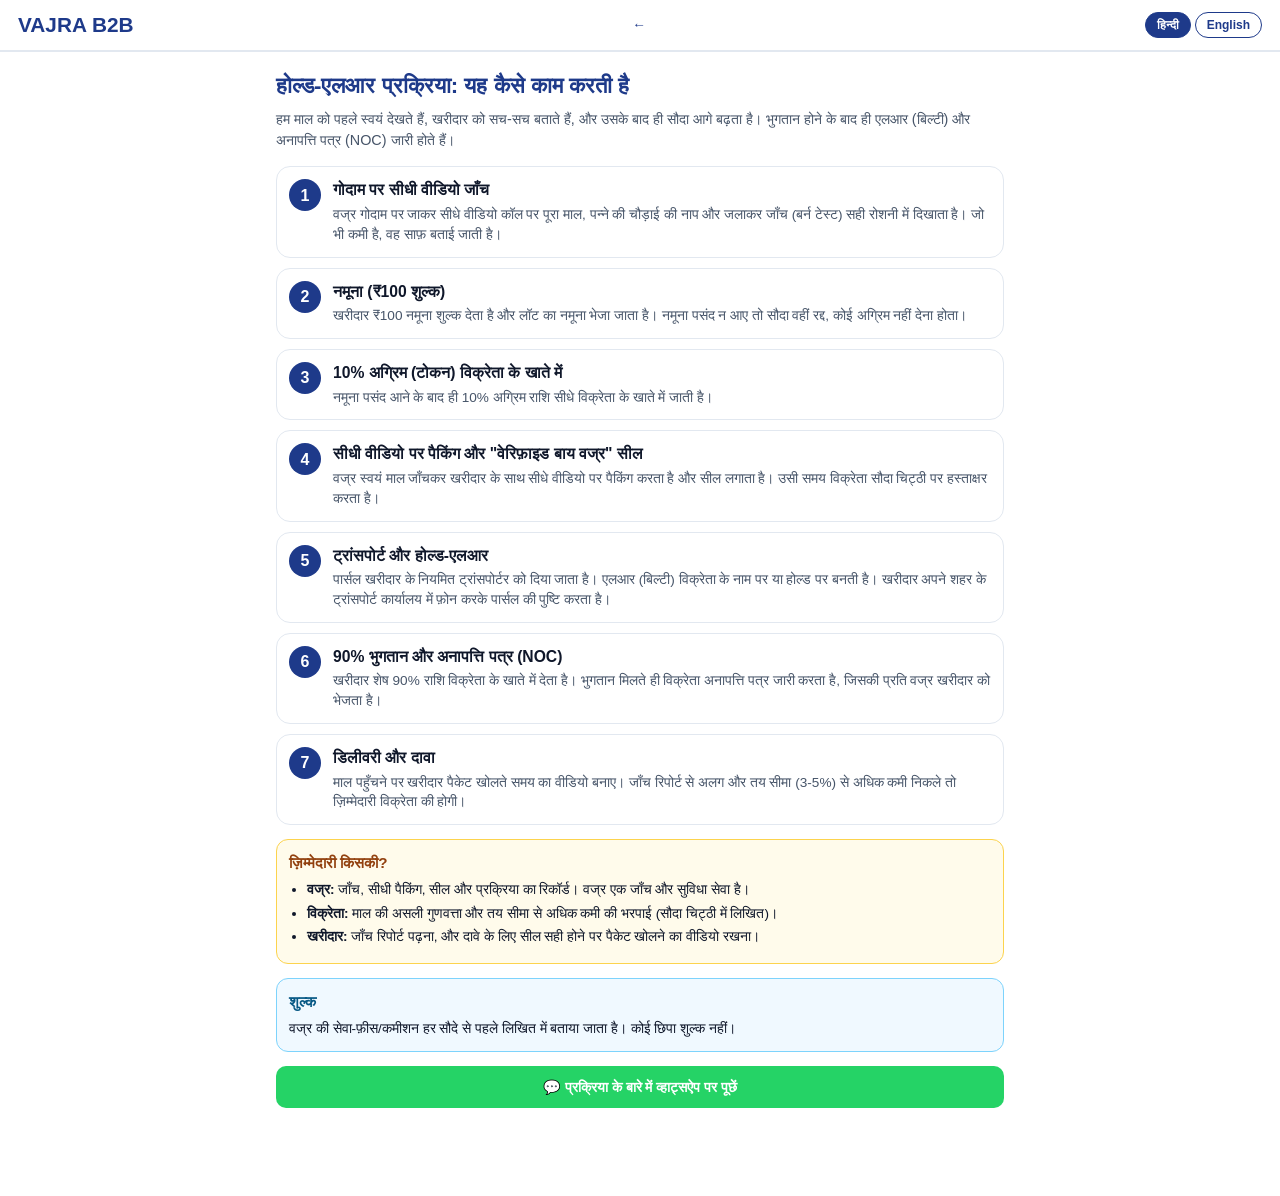
<file: how-it-works.html>
<!DOCTYPE html>
<html lang="hi">
<head>
<meta charset="UTF-8">
<meta name="viewport" content="width=device-width,initial-scale=1.0">
<title>Vajra B2B | प्रक्रिया / Process</title>
<meta name="description" content="वज्र बी2बी की प्रक्रिया: लाइव गोदाम जाँच, नमूना, अग्रिम, सील-बंद पैकिंग और होल्ड-एलआर। / Vajra B2B process: live godown check, sample, token, sealed packing and Hold-LR.">
<meta property="og:title" content="Vajra B2B | प्रक्रिया / Process">
<meta property="og:type" content="article">
<link rel="stylesheet" href="style.css">
<style>
.wrap{max-width:760px;margin:0 auto;padding:18px 16px}
.wrap h1{font-size:1.4rem;color:var(--navy);margin-bottom:6px}
.wrap p.lead{color:var(--sub);font-size:.9rem;margin-bottom:16px}
.step{display:flex;gap:12px;border:1.5px solid var(--bdr);border-radius:14px;padding:12px;margin-bottom:10px;background:#fff}
.num{background:var(--navy);color:#fff;font-weight:900;width:32px;height:32px;border-radius:50%;display:flex;align-items:center;justify-content:center;flex-shrink:0}
.step h3{font-size:.98rem;margin-bottom:3px}
.step p{font-size:.85rem;color:var(--sub)}
.note{background:#fffbeb;border:1.5px solid #fcd34d;border-radius:12px;padding:12px;margin:14px 0;font-size:.85rem}
.note h3{font-size:.95rem;margin-bottom:6px;color:#92400e}
.note li{margin:4px 0 4px 18px}
</style>
</head>
<body data-l="hi">
<header>
  <a class="brand" href="/" style="text-decoration:none"><div class="brand-title">VAJRA B2B</div></a>
  <a href="/" style="font-weight:800;color:var(--navy);text-decoration:none;font-size:.85rem">←</a>
</header>

<!-- ============ हिन्दी ============ -->
<div class="wrap hi">
  <h1>होल्ड-एलआर प्रक्रिया: यह कैसे काम करती है</h1>
  <p class="lead">हम माल को पहले स्वयं देखते हैं, खरीदार को सच-सच बताते हैं, और उसके बाद ही सौदा आगे बढ़ता है। भुगतान होने के बाद ही एलआर (बिल्टी) और अनापत्ति पत्र (NOC) जारी होते हैं।</p>

  <div class="step"><div class="num">1</div><div><h3>गोदाम पर सीधी वीडियो जाँच</h3><p>वज्र गोदाम पर जाकर सीधे वीडियो कॉल पर पूरा माल, पन्ने की चौड़ाई की नाप और जलाकर जाँच (बर्न टेस्ट) सही रोशनी में दिखाता है। जो भी कमी है, वह साफ़ बताई जाती है।</p></div></div>
  <div class="step"><div class="num">2</div><div><h3>नमूना (₹100 शुल्क)</h3><p>खरीदार ₹100 नमूना शुल्क देता है और लॉट का नमूना भेजा जाता है। नमूना पसंद न आए तो सौदा वहीं रद्द, कोई अग्रिम नहीं देना होता।</p></div></div>
  <div class="step"><div class="num">3</div><div><h3>10% अग्रिम (टोकन) विक्रेता के खाते में</h3><p>नमूना पसंद आने के बाद ही 10% अग्रिम राशि सीधे विक्रेता के खाते में जाती है।</p></div></div>
  <div class="step"><div class="num">4</div><div><h3>सीधी वीडियो पर पैकिंग और "वेरिफ़ाइड बाय वज्र" सील</h3><p>वज्र स्वयं माल जाँचकर खरीदार के साथ सीधे वीडियो पर पैकिंग करता है और सील लगाता है। उसी समय विक्रेता सौदा चिट्ठी पर हस्ताक्षर करता है।</p></div></div>
  <div class="step"><div class="num">5</div><div><h3>ट्रांसपोर्ट और होल्ड-एलआर</h3><p>पार्सल खरीदार के नियमित ट्रांसपोर्टर को दिया जाता है। एलआर (बिल्टी) विक्रेता के नाम पर या होल्ड पर बनती है। खरीदार अपने शहर के ट्रांसपोर्ट कार्यालय में फ़ोन करके पार्सल की पुष्टि करता है।</p></div></div>
  <div class="step"><div class="num">6</div><div><h3>90% भुगतान और अनापत्ति पत्र (NOC)</h3><p>खरीदार शेष 90% राशि विक्रेता के खाते में देता है। भुगतान मिलते ही विक्रेता अनापत्ति पत्र जारी करता है, जिसकी प्रति वज्र खरीदार को भेजता है।</p></div></div>
  <div class="step"><div class="num">7</div><div><h3>डिलीवरी और दावा</h3><p>माल पहुँचने पर खरीदार पैकेट खोलते समय का वीडियो बनाए। जाँच रिपोर्ट से अलग और तय सीमा (3-5%) से अधिक कमी निकले तो ज़िम्मेदारी विक्रेता की होगी।</p></div></div>

  <div class="note">
    <h3>ज़िम्मेदारी किसकी?</h3>
    <ul>
      <li><b>वज्र:</b> जाँच, सीधी पैकिंग, सील और प्रक्रिया का रिकॉर्ड। वज्र एक जाँच और सुविधा सेवा है।</li>
      <li><b>विक्रेता:</b> माल की असली गुणवत्ता और तय सीमा से अधिक कमी की भरपाई (सौदा चिट्ठी में लिखित)।</li>
      <li><b>खरीदार:</b> जाँच रिपोर्ट पढ़ना, और दावे के लिए सील सही होने पर पैकेट खोलने का वीडियो रखना।</li>
    </ul>
  </div>

  <div class="note" style="background:#f0f9ff;border-color:#7dd3fc">
    <h3 style="color:#075985">शुल्क</h3>
    <p>वज्र की सेवा-फ़ीस/कमीशन हर सौदे से पहले लिखित में बताया जाता है। कोई छिपा शुल्क नहीं।</p>
  </div>

  <a class="wa-btn" href="#" target="_blank" rel="noopener" data-wa-hi="नमस्ते वज्र बी2बी, मुझे आपकी जाँच प्रक्रिया समझनी है।" data-wa-en="Namaste Vajra B2B, I want to understand your verification process.">💬 प्रक्रिया के बारे में व्हाट्सऐप पर पूछें</a>
</div>

<!-- ============ English ============ -->
<div class="wrap en">
  <h1>Hold-LR Process: How It Works</h1>
  <p class="lead">We inspect the goods ourselves first, tell the buyer the truth, and only then does the deal move ahead. The LR (bilty) and NOC are released only after payment.</p>

  <div class="step"><div class="num">1</div><div><h3>Live godown verification</h3><p>Vajra visits the godown and shows the full lot, panna (width) measurement and burn test on a live video call in proper lighting. Any defects are clearly pointed out.</p></div></div>
  <div class="step"><div class="num">2</div><div><h3>Sample (₹100 fee)</h3><p>The buyer pays a ₹100 sample fee and a sample of the lot is dispatched. If the sample is not liked, the deal is cancelled right there and no token is paid.</p></div></div>
  <div class="step"><div class="num">3</div><div><h3>10% token to the seller's account</h3><p>Only after the sample is approved, a 10% token advance is paid directly to the seller's account.</p></div></div>
  <div class="step"><div class="num">4</div><div><h3>Live packing and "Verified by Vajra" seal</h3><p>Vajra inspects the goods and packs them with the buyer on a live video call, then applies the seal. The seller signs the sauda chithi (deal agreement) at the same time.</p></div></div>
  <div class="step"><div class="num">5</div><div><h3>Transporter and Hold-LR</h3><p>The parcel is handed to the buyer's regular transporter. The LR (bilty) is made in the seller's name or kept on hold. The buyer calls the transport office in their city to confirm the parcel.</p></div></div>
  <div class="step"><div class="num">6</div><div><h3>90% payment and NOC</h3><p>The buyer pays the remaining 90% to the seller's account. As soon as payment is received, the seller releases the NOC, and Vajra sends a copy to the buyer.</p></div></div>
  <div class="step"><div class="num">7</div><div><h3>Delivery and claim</h3><p>On arrival, the buyer should record an unboxing video. If issues beyond the verification report and above the agreed limit (3-5%) are found, the seller is responsible.</p></div></div>

  <div class="note">
    <h3>Who is responsible for what?</h3>
    <ul>
      <li><b>Vajra:</b> verification, live packing, seal and a record of the process. Vajra is an inspection and facilitation service.</li>
      <li><b>Seller:</b> the actual quality of the goods and compensation for issues above the agreed limit (written in the sauda chithi).</li>
      <li><b>Buyer:</b> reading the verification report, and keeping an unboxing video if the seal is intact when making a claim.</li>
    </ul>
  </div>

  <div class="note" style="background:#f0f9ff;border-color:#7dd3fc">
    <h3 style="color:#075985">Fees</h3>
    <p>Vajra's service fee/commission is shared in writing before every deal. No hidden charges.</p>
  </div>

  <a class="wa-btn" href="#" target="_blank" rel="noopener" data-wa-hi="नमस्ते वज्र बी2बी, मुझे आपकी जाँच प्रक्रिया समझनी है।" data-wa-en="Namaste Vajra B2B, I want to understand your verification process.">💬 Ask about the process on WhatsApp</a>
</div>

<script src="lang.js"></script>
</body>
</html>
</file>
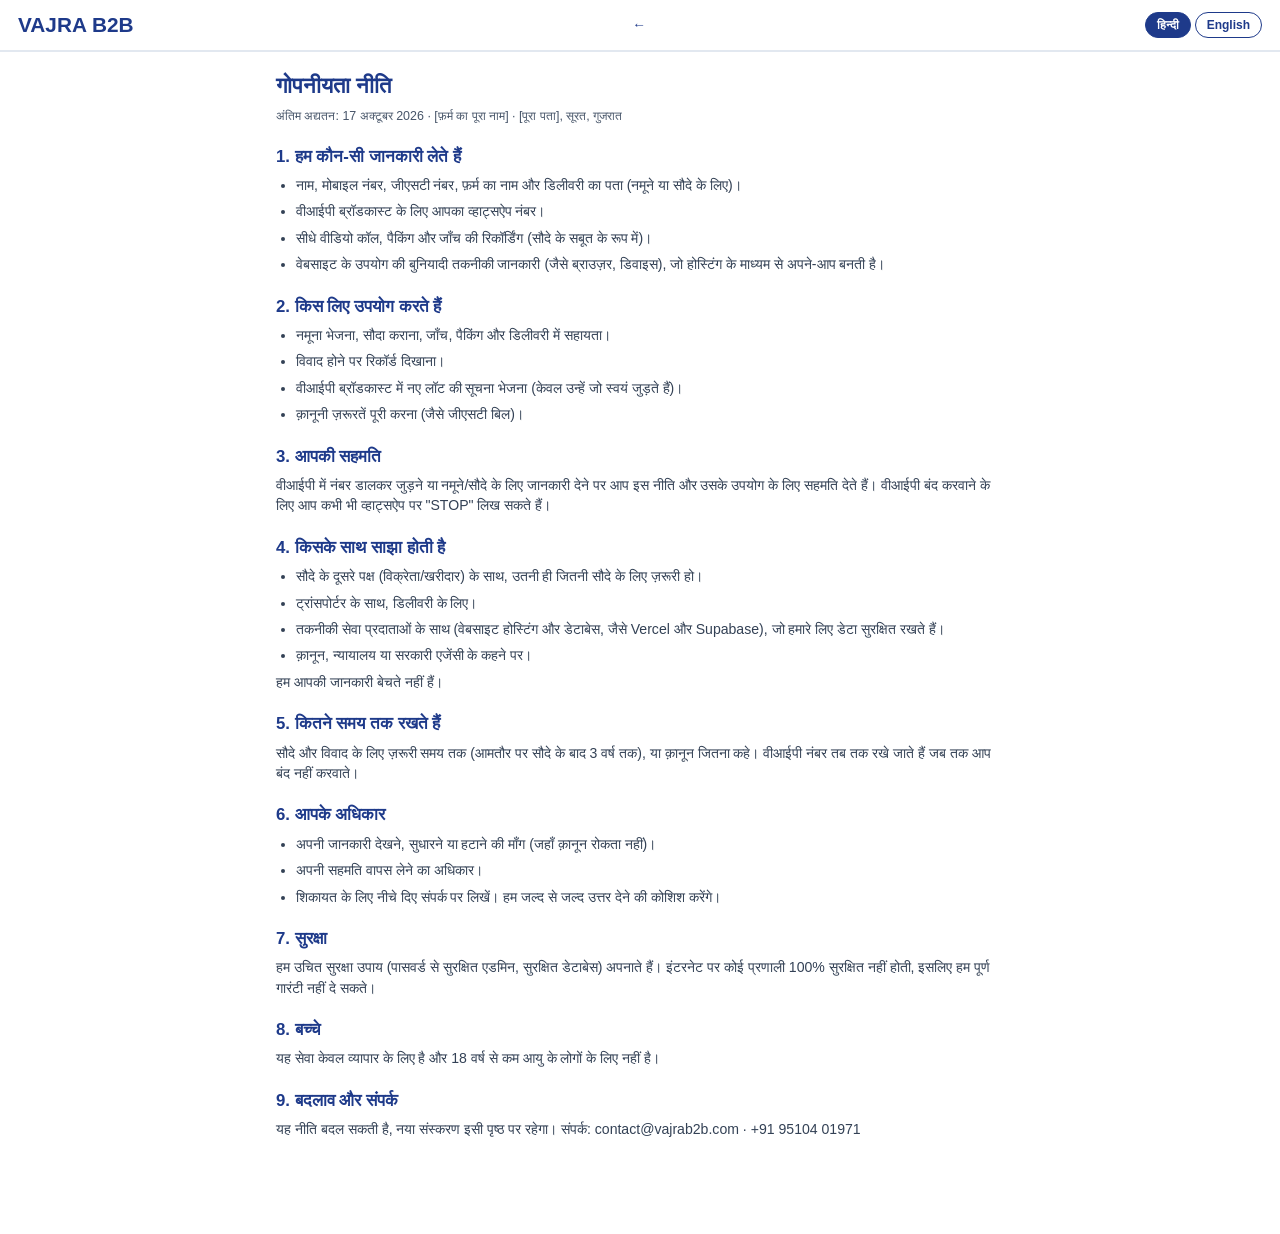
<file: privacy.html>
<!DOCTYPE html>
<html lang="hi">
<head>
<meta charset="UTF-8">
<meta name="viewport" content="width=device-width,initial-scale=1.0">
<title>Vajra B2B | गोपनीयता नीति / Privacy Policy</title>
<meta name="description" content="वज्र बी2बी आपकी जानकारी कैसे उपयोग और सुरक्षित करता है। / How Vajra B2B uses and protects your information.">
<link rel="stylesheet" href="style.css">
<style>
.wrap{max-width:760px;margin:0 auto;padding:18px 16px}
.wrap h1{font-size:1.4rem;color:var(--navy);margin-bottom:4px}
.wrap h2{font-size:1.05rem;color:var(--navy);margin:20px 0 6px}
.wrap p,.wrap li{font-size:.88rem;color:#334155;margin-bottom:6px}
.wrap ul{margin-left:20px}
.upd{font-size:.78rem;color:var(--sub);margin-bottom:14px}
</style>
</head>
<body data-l="hi">
<header>
  <a class="brand" href="/" style="text-decoration:none"><div class="brand-title">VAJRA B2B</div></a>
  <a href="/" style="font-weight:800;color:var(--navy);text-decoration:none;font-size:.85rem">←</a>
</header>

<!-- ============ हिन्दी ============ -->
<div class="wrap hi">
  <h1>गोपनीयता नीति</h1>
  <div class="upd">अंतिम अद्यतन: 17 अक्टूबर 2026 · [फ़र्म का पूरा नाम] · [पूरा पता], सूरत, गुजरात</div>

  <h2>1. हम कौन-सी जानकारी लेते हैं</h2>
  <ul>
    <li>नाम, मोबाइल नंबर, जीएसटी नंबर, फ़र्म का नाम और डिलीवरी का पता (नमूने या सौदे के लिए)।</li>
    <li>वीआईपी ब्रॉडकास्ट के लिए आपका व्हाट्सऐप नंबर।</li>
    <li>सीधे वीडियो कॉल, पैकिंग और जाँच की रिकॉर्डिंग (सौदे के सबूत के रूप में)।</li>
    <li>वेबसाइट के उपयोग की बुनियादी तकनीकी जानकारी (जैसे ब्राउज़र, डिवाइस), जो होस्टिंग के माध्यम से अपने-आप बनती है।</li>
  </ul>

  <h2>2. किस लिए उपयोग करते हैं</h2>
  <ul>
    <li>नमूना भेजना, सौदा कराना, जाँच, पैकिंग और डिलीवरी में सहायता।</li>
    <li>विवाद होने पर रिकॉर्ड दिखाना।</li>
    <li>वीआईपी ब्रॉडकास्ट में नए लॉट की सूचना भेजना (केवल उन्हें जो स्वयं जुड़ते हैं)।</li>
    <li>क़ानूनी ज़रूरतें पूरी करना (जैसे जीएसटी बिल)।</li>
  </ul>

  <h2>3. आपकी सहमति</h2>
  <p>वीआईपी में नंबर डालकर जुड़ने या नमूने/सौदे के लिए जानकारी देने पर आप इस नीति और उसके उपयोग के लिए सहमति देते हैं। वीआईपी बंद करवाने के लिए आप कभी भी व्हाट्सऐप पर "STOP" लिख सकते हैं।</p>

  <h2>4. किसके साथ साझा होती है</h2>
  <ul>
    <li>सौदे के दूसरे पक्ष (विक्रेता/खरीदार) के साथ, उतनी ही जितनी सौदे के लिए ज़रूरी हो।</li>
    <li>ट्रांसपोर्टर के साथ, डिलीवरी के लिए।</li>
    <li>तकनीकी सेवा प्रदाताओं के साथ (वेबसाइट होस्टिंग और डेटाबेस, जैसे Vercel और Supabase), जो हमारे लिए डेटा सुरक्षित रखते हैं।</li>
    <li>क़ानून, न्यायालय या सरकारी एजेंसी के कहने पर।</li>
  </ul>
  <p>हम आपकी जानकारी बेचते नहीं हैं।</p>

  <h2>5. कितने समय तक रखते हैं</h2>
  <p>सौदे और विवाद के लिए ज़रूरी समय तक (आमतौर पर सौदे के बाद 3 वर्ष तक), या क़ानून जितना कहे। वीआईपी नंबर तब तक रखे जाते हैं जब तक आप बंद नहीं करवाते।</p>

  <h2>6. आपके अधिकार</h2>
  <ul>
    <li>अपनी जानकारी देखने, सुधारने या हटाने की माँग (जहाँ क़ानून रोकता नहीं)।</li>
    <li>अपनी सहमति वापस लेने का अधिकार।</li>
    <li>शिकायत के लिए नीचे दिए संपर्क पर लिखें। हम जल्द से जल्द उत्तर देने की कोशिश करेंगे।</li>
  </ul>

  <h2>7. सुरक्षा</h2>
  <p>हम उचित सुरक्षा उपाय (पासवर्ड से सुरक्षित एडमिन, सुरक्षित डेटाबेस) अपनाते हैं। इंटरनेट पर कोई प्रणाली 100% सुरक्षित नहीं होती, इसलिए हम पूर्ण गारंटी नहीं दे सकते।</p>

  <h2>8. बच्चे</h2>
  <p>यह सेवा केवल व्यापार के लिए है और 18 वर्ष से कम आयु के लोगों के लिए नहीं है।</p>

  <h2>9. बदलाव और संपर्क</h2>
  <p>यह नीति बदल सकती है, नया संस्करण इसी पृष्ठ पर रहेगा। संपर्क: contact@vajrab2b.com · +91 95104 01971</p>
</div>

<!-- ============ English ============ -->
<div class="wrap en">
  <h1>Privacy Policy</h1>
  <div class="upd">Last updated: 17 October 2026 · [FIRM FULL NAME] · [FULL ADDRESS], Surat, Gujarat</div>

  <h2>1. What information we collect</h2>
  <ul>
    <li>Name, mobile number, GST number, firm name and delivery address (for samples or deals).</li>
    <li>Your WhatsApp number, for the VIP Broadcast.</li>
    <li>Recordings of live video calls, packing and verification (as evidence of the deal).</li>
    <li>Basic technical information about your use of the website (such as browser and device), which is created automatically through hosting.</li>
  </ul>

  <h2>2. How we use it</h2>
  <ul>
    <li>Sending samples, facilitating deals, verification, packing and delivery assistance.</li>
    <li>Producing records in case of a dispute.</li>
    <li>Sending updates about new lots in the VIP Broadcast (only to those who join themselves).</li>
    <li>Meeting legal requirements (such as GST invoices).</li>
  </ul>

  <h2>3. Your consent</h2>
  <p>By joining VIP with your number, or by giving information for a sample or deal, you consent to this policy and to its use. You can stop the VIP updates at any time by writing "STOP" on WhatsApp.</p>

  <h2>4. Who we share it with</h2>
  <ul>
    <li>The other party to the deal (seller/buyer), only as much as is needed for the deal.</li>
    <li>The transporter, for delivery.</li>
    <li>Technical service providers (website hosting and database, such as Vercel and Supabase), who store data for us.</li>
    <li>Law enforcement, courts or government agencies when required by law.</li>
  </ul>
  <p>We do not sell your information.</p>

  <h2>5. How long we keep it</h2>
  <p>For as long as needed for the deal and any dispute (usually up to 3 years after the deal), or as long as the law requires. VIP numbers are kept until you ask us to stop.</p>

  <h2>6. Your rights</h2>
  <ul>
    <li>You can ask to see, correct or delete your information (where the law does not prevent it).</li>
    <li>You have the right to withdraw your consent.</li>
    <li>For complaints, write to the contact below. We will try to reply as soon as possible.</li>
  </ul>

  <h2>7. Security</h2>
  <p>We use reasonable security measures (password-protected admin, secured database). No system on the internet is 100% secure, so we cannot give a complete guarantee.</p>

  <h2>8. Children</h2>
  <p>This service is only for business use and is not meant for people under 18 years of age.</p>

  <h2>9. Changes and contact</h2>
  <p>This policy may change; the new version will be on this page. Contact: contact@vajrab2b.com · +91 95104 01971</p>
</div>

<script src="lang.js"></script>
</body>
</html>
</file>
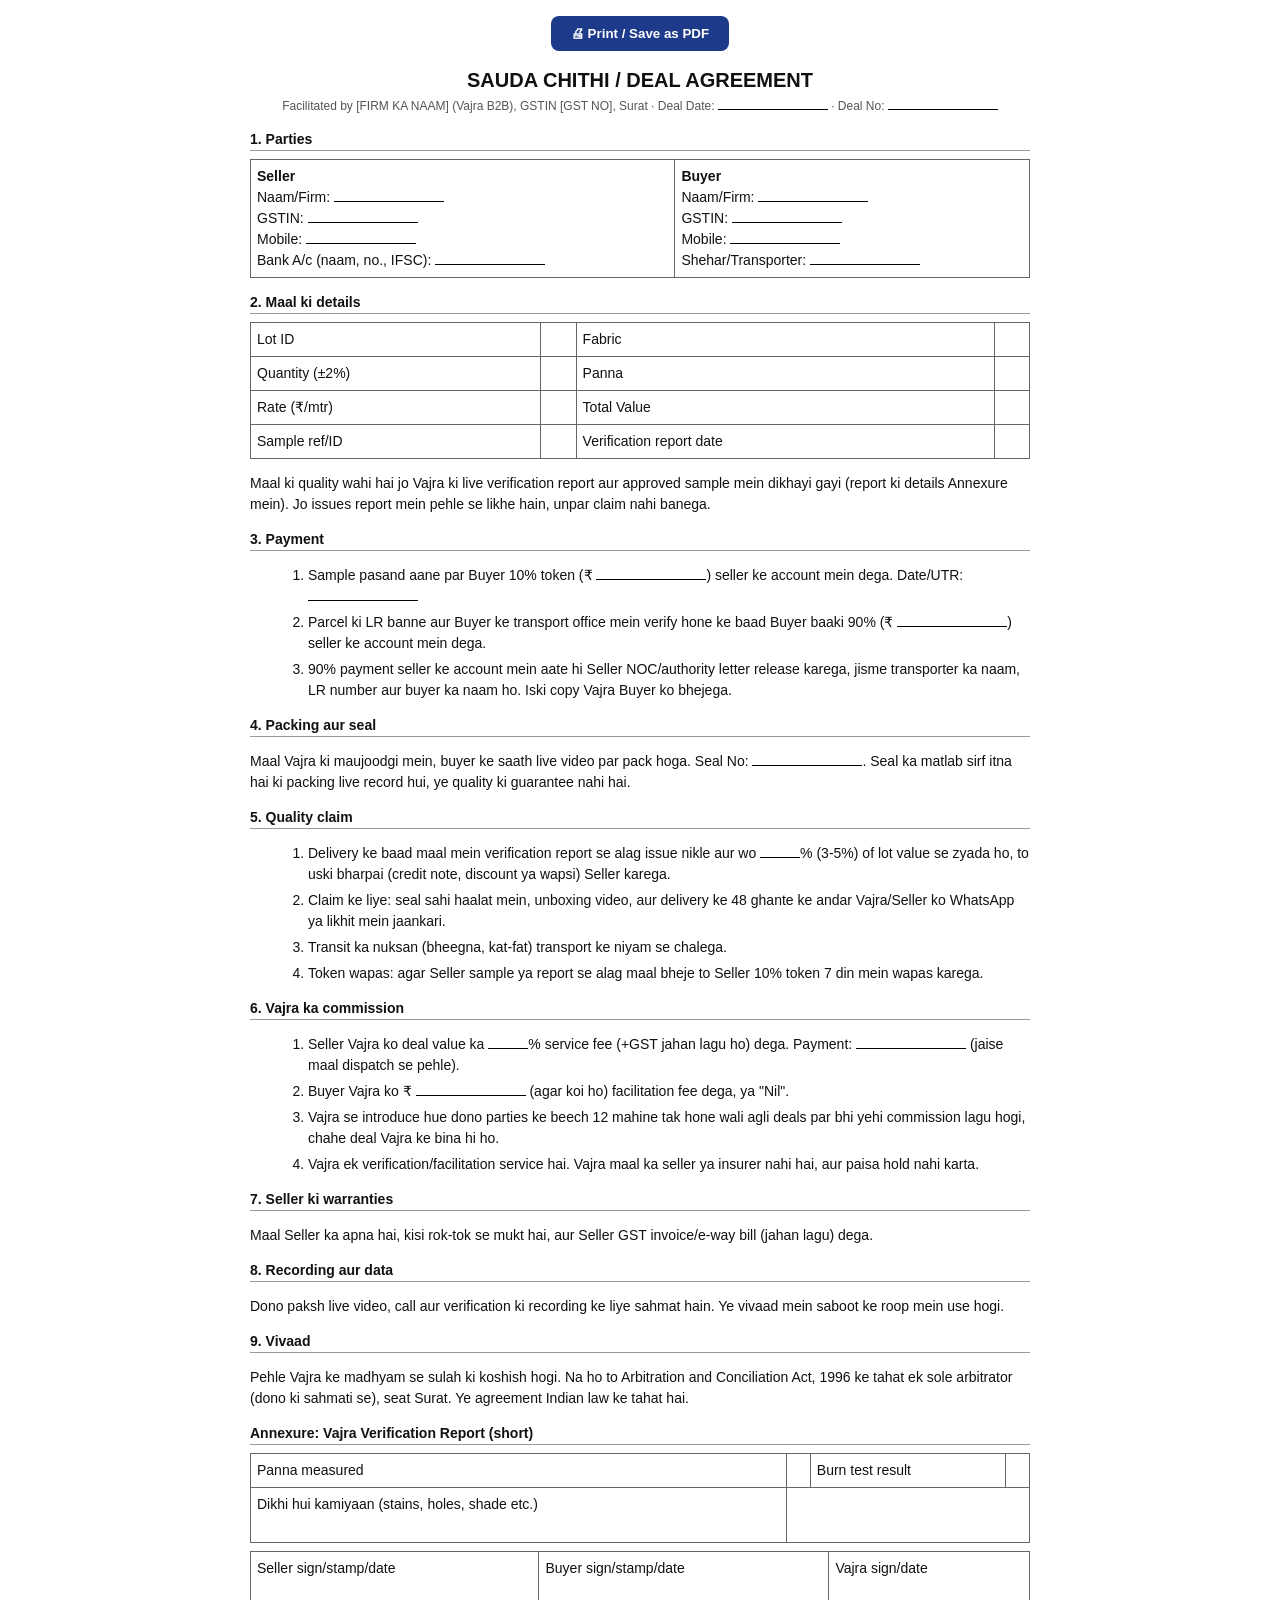
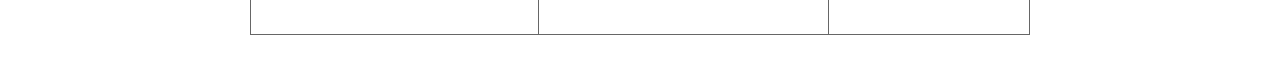
<file: sauda-chithi.html>
<!DOCTYPE html>
<html lang="en">
<head>
<meta charset="UTF-8">
<meta name="viewport" content="width=device-width,initial-scale=1.0">
<meta name="robots" content="noindex,nofollow">
<title>Sauda Chithi | Vajra B2B</title>
<style>
body{font-family:Arial,sans-serif;max-width:780px;margin:0 auto;padding:16px;color:#111;font-size:14px;line-height:1.5}
h1{text-align:center;font-size:20px;margin-bottom:2px}
.sub{text-align:center;font-size:12px;color:#555;margin-bottom:14px}
h2{font-size:14px;margin:14px 0 4px;border-bottom:1px solid #999}
.b{border-bottom:1px solid #000;display:inline-block;min-width:110px}
ol{margin-left:18px}
li{margin-bottom:5px}
table{width:100%;border-collapse:collapse;margin:8px 0}
td{border:1px solid #666;padding:6px;vertical-align:top}
.sig td{height:70px}
.pbtn{display:block;margin:0 auto 14px;padding:10px 20px;background:#1e3a8a;color:#fff;border:none;border-radius:8px;font-weight:700}
@media print{.pbtn{display:none}}
</style>
</head>
<body>
<button class="pbtn" onclick="window.print()">🖨 Print / Save as PDF</button>
<h1>SAUDA CHITHI / DEAL AGREEMENT</h1>
<div class="sub">Facilitated by [FIRM KA NAAM] (Vajra B2B), GSTIN [GST NO], Surat · Deal Date: <span class="b"></span> · Deal No: <span class="b"></span></div>

<h2>1. Parties</h2>
<table>
<tr><td><b>Seller</b><br>Naam/Firm: <span class="b"></span><br>GSTIN: <span class="b"></span><br>Mobile: <span class="b"></span><br>Bank A/c (naam, no., IFSC): <span class="b"></span></td>
<td><b>Buyer</b><br>Naam/Firm: <span class="b"></span><br>GSTIN: <span class="b"></span><br>Mobile: <span class="b"></span><br>Shehar/Transporter: <span class="b"></span></td></tr>
</table>

<h2>2. Maal ki details</h2>
<table>
<tr><td>Lot ID</td><td></td><td>Fabric</td><td></td></tr>
<tr><td>Quantity (±2%)</td><td></td><td>Panna</td><td></td></tr>
<tr><td>Rate (₹/mtr)</td><td></td><td>Total Value</td><td></td></tr>
<tr><td>Sample ref/ID</td><td></td><td>Verification report date</td><td></td></tr>
</table>
<p>Maal ki quality wahi hai jo Vajra ki live verification report aur approved sample mein dikhayi gayi (report ki details Annexure mein). Jo issues report mein pehle se likhe hain, unpar claim nahi banega.</p>

<h2>3. Payment</h2>
<ol>
<li>Sample pasand aane par Buyer 10% token (₹ <span class="b"></span>) seller ke account mein dega. Date/UTR: <span class="b"></span></li>
<li>Parcel ki LR banne aur Buyer ke transport office mein verify hone ke baad Buyer baaki 90% (₹ <span class="b"></span>) seller ke account mein dega.</li>
<li>90% payment seller ke account mein aate hi Seller NOC/authority letter release karega, jisme transporter ka naam, LR number aur buyer ka naam ho. Iski copy Vajra Buyer ko bhejega.</li>
</ol>

<h2>4. Packing aur seal</h2>
<p>Maal Vajra ki maujoodgi mein, buyer ke saath live video par pack hoga. Seal No: <span class="b"></span>. Seal ka matlab sirf itna hai ki packing live record hui, ye quality ki guarantee nahi hai.</p>

<h2>5. Quality claim</h2>
<ol>
<li>Delivery ke baad maal mein verification report se alag issue nikle aur wo <span class="b" style="min-width:40px"></span>% (3-5%) of lot value se zyada ho, to uski bharpai (credit note, discount ya wapsi) Seller karega.</li>
<li>Claim ke liye: seal sahi haalat mein, unboxing video, aur delivery ke 48 ghante ke andar Vajra/Seller ko WhatsApp ya likhit mein jaankari.</li>
<li>Transit ka nuksan (bheegna, kat-fat) transport ke niyam se chalega.</li>
<li>Token wapas: agar Seller sample ya report se alag maal bheje to Seller 10% token 7 din mein wapas karega.</li>
</ol>

<h2>6. Vajra ka commission</h2>
<ol>
<li>Seller Vajra ko deal value ka <span class="b" style="min-width:40px"></span>% service fee (+GST jahan lagu ho) dega. Payment: <span class="b"></span> (jaise maal dispatch se pehle).</li>
<li>Buyer Vajra ko ₹ <span class="b"></span> (agar koi ho) facilitation fee dega, ya "Nil".</li>
<li>Vajra se introduce hue dono parties ke beech 12 mahine tak hone wali agli deals par bhi yehi commission lagu hogi, chahe deal Vajra ke bina hi ho.</li>
<li>Vajra ek verification/facilitation service hai. Vajra maal ka seller ya insurer nahi hai, aur paisa hold nahi karta.</li>
</ol>

<h2>7. Seller ki warranties</h2>
<p>Maal Seller ka apna hai, kisi rok-tok se mukt hai, aur Seller GST invoice/e-way bill (jahan lagu) dega.</p>

<h2>8. Recording aur data</h2>
<p>Dono paksh live video, call aur verification ki recording ke liye sahmat hain. Ye vivaad mein saboot ke roop mein use hogi.</p>

<h2>9. Vivaad</h2>
<p>Pehle Vajra ke madhyam se sulah ki koshish hogi. Na ho to Arbitration and Conciliation Act, 1996 ke tahat ek sole arbitrator (dono ki sahmati se), seat Surat. Ye agreement Indian law ke tahat hai.</p>

<h2>Annexure: Vajra Verification Report (short)</h2>
<table>
<tr><td>Panna measured</td><td></td><td>Burn test result</td><td></td></tr>
<tr><td>Dikhi hui kamiyaan (stains, holes, shade etc.)</td><td colspan="3"><br><br></td></tr>
</table>

<table class="sig">
<tr><td>Seller sign/stamp/date</td><td>Buyer sign/stamp/date</td><td>Vajra sign/date</td></tr>
</table>
</body>
</html>
</file>
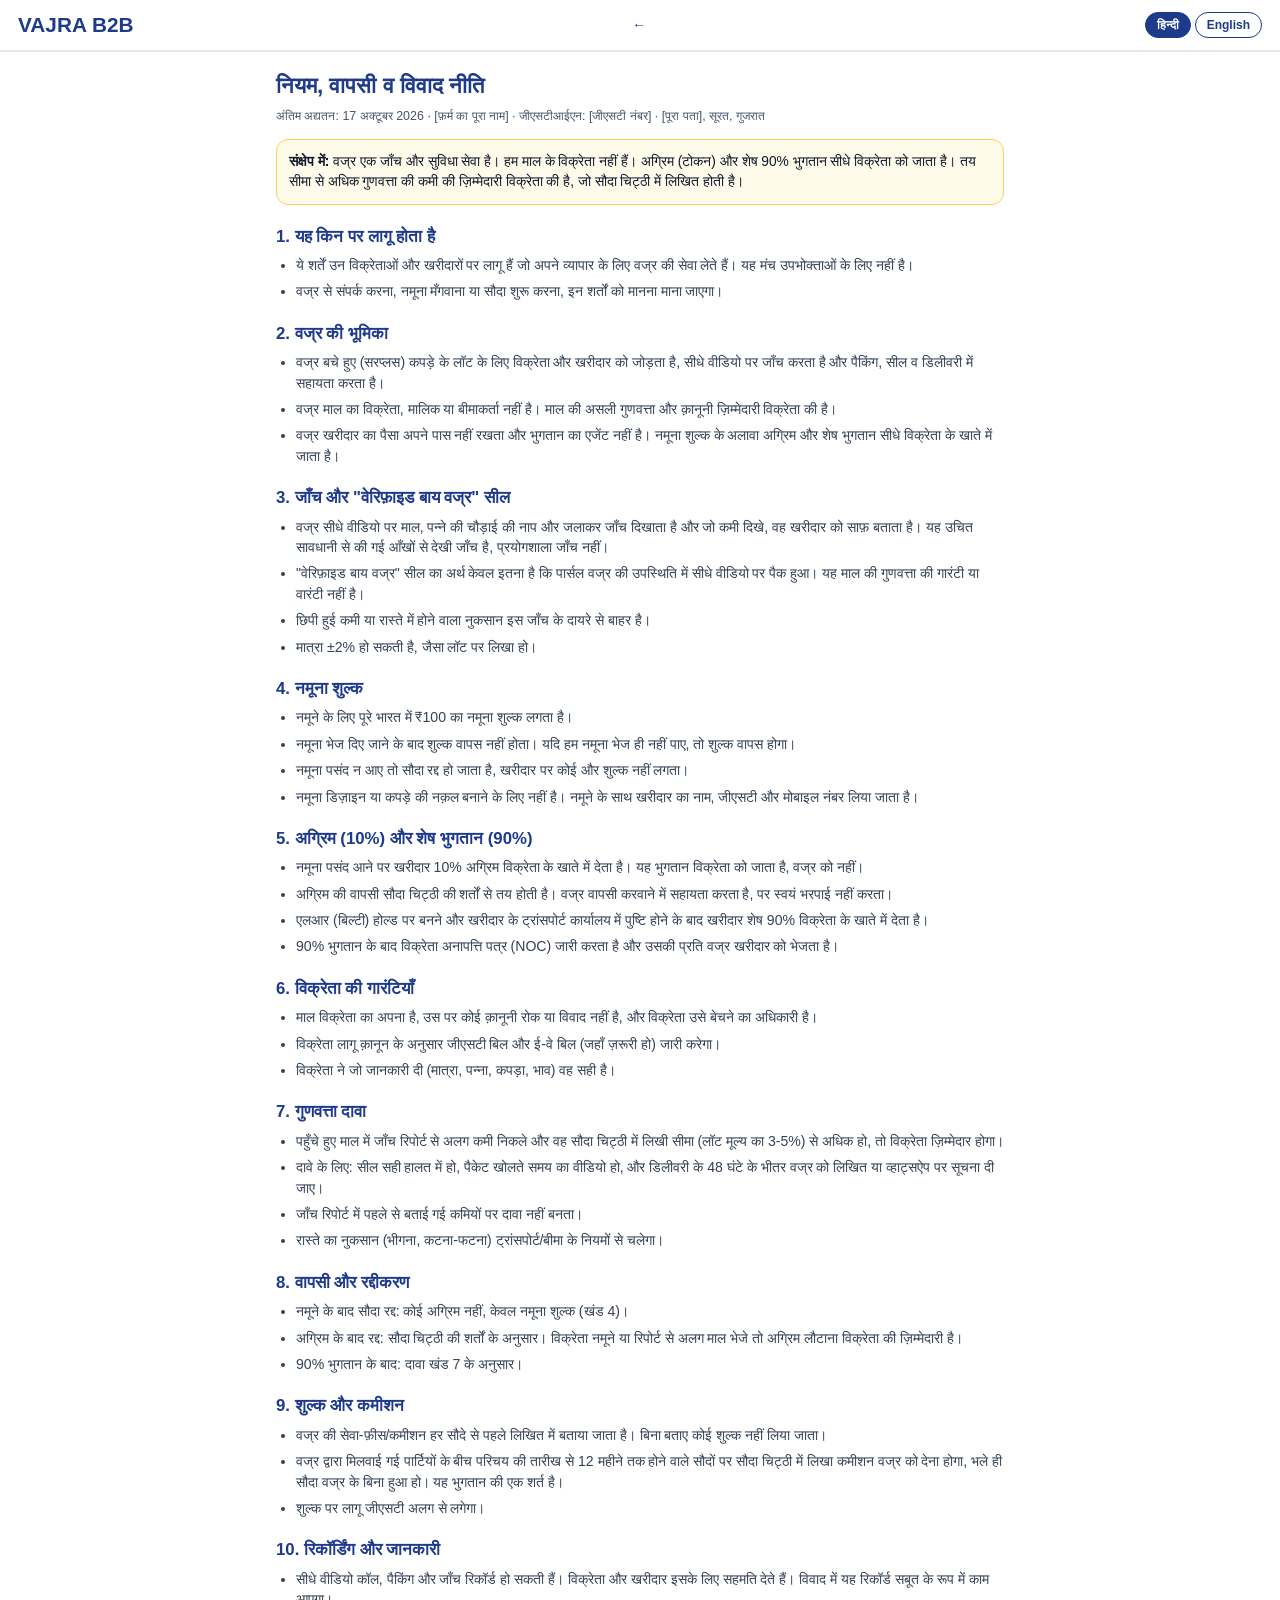
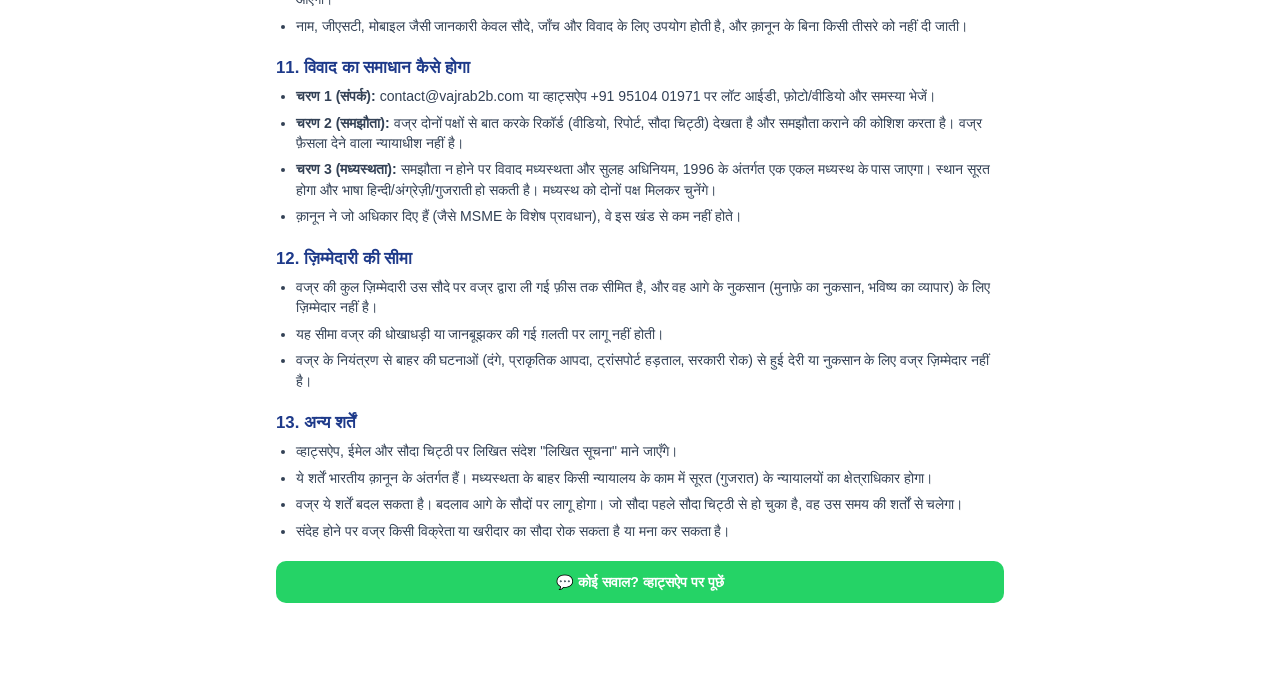
<file: terms.html>
<!DOCTYPE html>
<html lang="hi">
<head>
<meta charset="UTF-8">
<meta name="viewport" content="width=device-width,initial-scale=1.0">
<title>Vajra B2B | नियम व शर्तें / Terms & Refund Policy</title>
<meta name="description" content="वज्र बी2बी के नियम, नमूना शुल्क, अग्रिम, दावा और विवाद समाधान की नीति। / Vajra B2B terms, sample fee, token, claims and dispute resolution policy.">
<link rel="stylesheet" href="style.css">
<style>
.wrap{max-width:760px;margin:0 auto;padding:18px 16px}
.wrap h1{font-size:1.4rem;color:var(--navy);margin-bottom:4px}
.wrap h2{font-size:1.05rem;color:var(--navy);margin:20px 0 6px}
.wrap p,.wrap li{font-size:.88rem;color:#334155;margin-bottom:6px}
.wrap ul{margin-left:20px}
.upd{font-size:.78rem;color:var(--sub);margin-bottom:14px}
.key{background:#fffbeb;border:1.5px solid #fcd34d;border-radius:12px;padding:12px;margin:14px 0;font-size:.86rem}
</style>
</head>
<body data-l="hi">
<header>
  <a class="brand" href="/" style="text-decoration:none"><div class="brand-title">VAJRA B2B</div></a>
  <a href="/" style="font-weight:800;color:var(--navy);text-decoration:none;font-size:.85rem">←</a>
</header>

<!-- ============ हिन्दी ============ -->
<div class="wrap hi">
  <h1>नियम, वापसी व विवाद नीति</h1>
  <div class="upd">अंतिम अद्यतन: 17 अक्टूबर 2026 · [फ़र्म का पूरा नाम] · जीएसटीआईएन: [जीएसटी नंबर] · [पूरा पता], सूरत, गुजरात</div>

  <div class="key"><b>संक्षेप में:</b> वज्र एक जाँच और सुविधा सेवा है। हम माल के विक्रेता नहीं हैं। अग्रिम (टोकन) और शेष 90% भुगतान सीधे विक्रेता को जाता है। तय सीमा से अधिक गुणवत्ता की कमी की ज़िम्मेदारी विक्रेता की है, जो सौदा चिट्ठी में लिखित होती है।</div>

  <h2>1. यह किन पर लागू होता है</h2>
  <ul>
    <li>ये शर्तें उन विक्रेताओं और खरीदारों पर लागू हैं जो अपने व्यापार के लिए वज्र की सेवा लेते हैं। यह मंच उपभोक्ताओं के लिए नहीं है।</li>
    <li>वज्र से संपर्क करना, नमूना मँगवाना या सौदा शुरू करना, इन शर्तों को मानना माना जाएगा।</li>
  </ul>

  <h2>2. वज्र की भूमिका</h2>
  <ul>
    <li>वज्र बचे हुए (सरप्लस) कपड़े के लॉट के लिए विक्रेता और खरीदार को जोड़ता है, सीधे वीडियो पर जाँच करता है और पैकिंग, सील व डिलीवरी में सहायता करता है।</li>
    <li>वज्र माल का विक्रेता, मालिक या बीमाकर्ता नहीं है। माल की असली गुणवत्ता और क़ानूनी ज़िम्मेदारी विक्रेता की है।</li>
    <li>वज्र खरीदार का पैसा अपने पास नहीं रखता और भुगतान का एजेंट नहीं है। नमूना शुल्क के अलावा अग्रिम और शेष भुगतान सीधे विक्रेता के खाते में जाता है।</li>
  </ul>

  <h2>3. जाँच और "वेरिफ़ाइड बाय वज्र" सील</h2>
  <ul>
    <li>वज्र सीधे वीडियो पर माल, पन्ने की चौड़ाई की नाप और जलाकर जाँच दिखाता है और जो कमी दिखे, वह खरीदार को साफ़ बताता है। यह उचित सावधानी से की गई आँखों से देखी जाँच है, प्रयोगशाला जाँच नहीं।</li>
    <li>"वेरिफ़ाइड बाय वज्र" सील का अर्थ केवल इतना है कि पार्सल वज्र की उपस्थिति में सीधे वीडियो पर पैक हुआ। यह माल की गुणवत्ता की गारंटी या वारंटी नहीं है।</li>
    <li>छिपी हुई कमी या रास्ते में होने वाला नुकसान इस जाँच के दायरे से बाहर है।</li>
    <li>मात्रा ±2% हो सकती है, जैसा लॉट पर लिखा हो।</li>
  </ul>

  <h2>4. नमूना शुल्क</h2>
  <ul>
    <li>नमूने के लिए पूरे भारत में ₹100 का नमूना शुल्क लगता है।</li>
    <li>नमूना भेज दिए जाने के बाद शुल्क वापस नहीं होता। यदि हम नमूना भेज ही नहीं पाए, तो शुल्क वापस होगा।</li>
    <li>नमूना पसंद न आए तो सौदा रद्द हो जाता है, खरीदार पर कोई और शुल्क नहीं लगता।</li>
    <li>नमूना डिज़ाइन या कपड़े की नक़ल बनाने के लिए नहीं है। नमूने के साथ खरीदार का नाम, जीएसटी और मोबाइल नंबर लिया जाता है।</li>
  </ul>

  <h2>5. अग्रिम (10%) और शेष भुगतान (90%)</h2>
  <ul>
    <li>नमूना पसंद आने पर खरीदार 10% अग्रिम विक्रेता के खाते में देता है। यह भुगतान विक्रेता को जाता है, वज्र को नहीं।</li>
    <li>अग्रिम की वापसी सौदा चिट्ठी की शर्तों से तय होती है। वज्र वापसी करवाने में सहायता करता है, पर स्वयं भरपाई नहीं करता।</li>
    <li>एलआर (बिल्टी) होल्ड पर बनने और खरीदार के ट्रांसपोर्ट कार्यालय में पुष्टि होने के बाद खरीदार शेष 90% विक्रेता के खाते में देता है।</li>
    <li>90% भुगतान के बाद विक्रेता अनापत्ति पत्र (NOC) जारी करता है और उसकी प्रति वज्र खरीदार को भेजता है।</li>
  </ul>

  <h2>6. विक्रेता की गारंटियाँ</h2>
  <ul>
    <li>माल विक्रेता का अपना है, उस पर कोई क़ानूनी रोक या विवाद नहीं है, और विक्रेता उसे बेचने का अधिकारी है।</li>
    <li>विक्रेता लागू क़ानून के अनुसार जीएसटी बिल और ई-वे बिल (जहाँ ज़रूरी हो) जारी करेगा।</li>
    <li>विक्रेता ने जो जानकारी दी (मात्रा, पन्ना, कपड़ा, भाव) वह सही है।</li>
  </ul>

  <h2>7. गुणवत्ता दावा</h2>
  <ul>
    <li>पहुँचे हुए माल में जाँच रिपोर्ट से अलग कमी निकले और वह सौदा चिट्ठी में लिखी सीमा (लॉट मूल्य का 3-5%) से अधिक हो, तो विक्रेता ज़िम्मेदार होगा।</li>
    <li>दावे के लिए: सील सही हालत में हो, पैकेट खोलते समय का वीडियो हो, और डिलीवरी के 48 घंटे के भीतर वज्र को लिखित या व्हाट्सऐप पर सूचना दी जाए।</li>
    <li>जाँच रिपोर्ट में पहले से बताई गई कमियों पर दावा नहीं बनता।</li>
    <li>रास्ते का नुकसान (भीगना, कटना-फटना) ट्रांसपोर्ट/बीमा के नियमों से चलेगा।</li>
  </ul>

  <h2>8. वापसी और रद्दीकरण</h2>
  <ul>
    <li>नमूने के बाद सौदा रद्द: कोई अग्रिम नहीं, केवल नमूना शुल्क (खंड 4)।</li>
    <li>अग्रिम के बाद रद्द: सौदा चिट्ठी की शर्तों के अनुसार। विक्रेता नमूने या रिपोर्ट से अलग माल भेजे तो अग्रिम लौटाना विक्रेता की ज़िम्मेदारी है।</li>
    <li>90% भुगतान के बाद: दावा खंड 7 के अनुसार।</li>
  </ul>

  <h2>9. शुल्क और कमीशन</h2>
  <ul>
    <li>वज्र की सेवा-फ़ीस/कमीशन हर सौदे से पहले लिखित में बताया जाता है। बिना बताए कोई शुल्क नहीं लिया जाता।</li>
    <li>वज्र द्वारा मिलवाई गई पार्टियों के बीच परिचय की तारीख से 12 महीने तक होने वाले सौदों पर सौदा चिट्ठी में लिखा कमीशन वज्र को देना होगा, भले ही सौदा वज्र के बिना हुआ हो। यह भुगतान की एक शर्त है।</li>
    <li>शुल्क पर लागू जीएसटी अलग से लगेगा।</li>
  </ul>

  <h2>10. रिकॉर्डिंग और जानकारी</h2>
  <ul>
    <li>सीधे वीडियो कॉल, पैकिंग और जाँच रिकॉर्ड हो सकती हैं। विक्रेता और खरीदार इसके लिए सहमति देते हैं। विवाद में यह रिकॉर्ड सबूत के रूप में काम आएगा।</li>
    <li>नाम, जीएसटी, मोबाइल जैसी जानकारी केवल सौदे, जाँच और विवाद के लिए उपयोग होती है, और क़ानून के बिना किसी तीसरे को नहीं दी जाती।</li>
  </ul>

  <h2>11. विवाद का समाधान कैसे होगा</h2>
  <ul>
    <li><b>चरण 1 (संपर्क):</b> contact@vajrab2b.com या व्हाट्सऐप +91 95104 01971 पर लॉट आईडी, फ़ोटो/वीडियो और समस्या भेजें।</li>
    <li><b>चरण 2 (समझौता):</b> वज्र दोनों पक्षों से बात करके रिकॉर्ड (वीडियो, रिपोर्ट, सौदा चिट्ठी) देखता है और समझौता कराने की कोशिश करता है। वज्र फ़ैसला देने वाला न्यायाधीश नहीं है।</li>
    <li><b>चरण 3 (मध्यस्थता):</b> समझौता न होने पर विवाद मध्यस्थता और सुलह अधिनियम, 1996 के अंतर्गत एक एकल मध्यस्थ के पास जाएगा। स्थान सूरत होगा और भाषा हिन्दी/अंग्रेज़ी/गुजराती हो सकती है। मध्यस्थ को दोनों पक्ष मिलकर चुनेंगे।</li>
    <li>क़ानून ने जो अधिकार दिए हैं (जैसे MSME के विशेष प्रावधान), वे इस खंड से कम नहीं होते।</li>
  </ul>

  <h2>12. ज़िम्मेदारी की सीमा</h2>
  <ul>
    <li>वज्र की कुल ज़िम्मेदारी उस सौदे पर वज्र द्वारा ली गई फ़ीस तक सीमित है, और वह आगे के नुकसान (मुनाफ़े का नुकसान, भविष्य का व्यापार) के लिए ज़िम्मेदार नहीं है।</li>
    <li>यह सीमा वज्र की धोखाधड़ी या जानबूझकर की गई ग़लती पर लागू नहीं होती।</li>
    <li>वज्र के नियंत्रण से बाहर की घटनाओं (दंगे, प्राकृतिक आपदा, ट्रांसपोर्ट हड़ताल, सरकारी रोक) से हुई देरी या नुकसान के लिए वज्र ज़िम्मेदार नहीं है।</li>
  </ul>

  <h2>13. अन्य शर्तें</h2>
  <ul>
    <li>व्हाट्सऐप, ईमेल और सौदा चिट्ठी पर लिखित संदेश "लिखित सूचना" माने जाएँगे।</li>
    <li>ये शर्तें भारतीय क़ानून के अंतर्गत हैं। मध्यस्थता के बाहर किसी न्यायालय के काम में सूरत (गुजरात) के न्यायालयों का क्षेत्राधिकार होगा।</li>
    <li>वज्र ये शर्तें बदल सकता है। बदलाव आगे के सौदों पर लागू होगा। जो सौदा पहले सौदा चिट्ठी से हो चुका है, वह उस समय की शर्तों से चलेगा।</li>
    <li>संदेह होने पर वज्र किसी विक्रेता या खरीदार का सौदा रोक सकता है या मना कर सकता है।</li>
  </ul>

  <a class="wa-btn" href="#" target="_blank" rel="noopener" style="margin-top:20px" data-wa-hi="नमस्ते वज्र बी2बी, मुझे नियम व वापसी नीति के बारे में पूछना है।" data-wa-en="Namaste Vajra B2B, I have a question about the terms and refund policy.">💬 कोई सवाल? व्हाट्सऐप पर पूछें</a>
</div>

<!-- ============ English ============ -->
<div class="wrap en">
  <h1>Terms, Refund & Dispute Policy</h1>
  <div class="upd">Last updated: 17 October 2026 · [FIRM FULL NAME] · GSTIN: [GST NUMBER] · [FULL ADDRESS], Surat, Gujarat</div>

  <div class="key"><b>In short:</b> Vajra is a verification and facilitation service. We are not the seller of the goods. The token and the remaining 90% payment go directly to the seller. The seller is responsible for quality issues above the agreed limit, as written in the sauda chithi (deal agreement).</div>

  <h2>1. Who these terms apply to</h2>
  <ul>
    <li>These terms apply to sellers and buyers who use Vajra's service for their business. This platform is not meant for consumers.</li>
    <li>Contacting Vajra, ordering a sample or starting a deal is treated as acceptance of these terms.</li>
  </ul>

  <h2>2. Vajra's role</h2>
  <ul>
    <li>Vajra connects sellers and buyers for surplus textile lots, performs live video verification, and helps with packing, sealing and delivery.</li>
    <li>Vajra is not the seller, owner or insurer of the goods. The actual quality of the goods and legal responsibility rest with the seller.</li>
    <li>Vajra does not hold the buyer's money and is not a payment agent. Apart from the sample fee, the token and the remaining payment go directly to the seller's account.</li>
  </ul>

  <h2>3. Verification and the "Verified by Vajra" seal</h2>
  <ul>
    <li>Vajra shows the goods, panna (width) measurement and burn test on live video and clearly tells the buyer about any defects seen. This is a visual inspection done with reasonable care, not a laboratory test.</li>
    <li>The "Verified by Vajra" seal only means the parcel was packed on live video in Vajra's presence. It is not a guarantee or warranty of the goods' quality.</li>
    <li>Hidden defects and damage during transit are outside the scope of this verification.</li>
    <li>Quantity may vary by ±2%, as stated on the lot.</li>
  </ul>

  <h2>4. Sample fee</h2>
  <ul>
    <li>A flat pan-India sample fee of ₹100 applies for a sample.</li>
    <li>The fee is non-refundable once the sample is dispatched. If we are unable to dispatch the sample, the fee will be refunded.</li>
    <li>If the sample is not liked, the deal is cancelled and no other charge applies to the buyer.</li>
    <li>The sample must not be used to copy a design or fabric. The buyer's name, GST and mobile number are taken with the sample.</li>
  </ul>

  <h2>5. Token (10%) and remaining payment (90%)</h2>
  <ul>
    <li>After the sample is approved, the buyer pays a 10% token to the seller's account. This payment goes to the seller, not to Vajra.</li>
    <li>Refund of the token is governed by the terms of the sauda chithi. Vajra helps get the refund done but does not compensate on its own.</li>
    <li>After the LR (bilty) is made on hold and the buyer confirms it with their transport office, the buyer pays the remaining 90% to the seller's account.</li>
    <li>After the 90% payment, the seller releases the NOC (no-objection certificate) and Vajra sends a copy to the buyer.</li>
  </ul>

  <h2>6. Seller's warranties</h2>
  <ul>
    <li>The goods belong to the seller, are free from any legal restriction or dispute, and the seller has the right to sell them.</li>
    <li>The seller will issue a GST invoice and e-way bill (where required) as per applicable law.</li>
    <li>The information given by the seller (quantity, panna, fabric, rate) is correct.</li>
  </ul>

  <h2>7. Quality claims</h2>
  <ul>
    <li>If the delivered goods have issues that differ from the verification report and exceed the limit written in the sauda chithi (3-5% of lot value), the seller will be responsible.</li>
    <li>For a claim: the seal must be intact, an unboxing video must be available, and Vajra must be informed in writing or on WhatsApp within 48 hours of delivery.</li>
    <li>Defects already disclosed in the verification report cannot be claimed.</li>
    <li>Damage in transit (getting wet, cuts or tears) will be handled under the transporter's or insurance terms.</li>
  </ul>

  <h2>8. Refunds and cancellation</h2>
  <ul>
    <li>Deal cancelled after the sample: no token is paid, only the sample fee applies (section 4).</li>
    <li>Cancelled after the token: as per the sauda chithi. If the seller sends goods that differ from the sample or report, returning the token is the seller's responsibility.</li>
    <li>After the 90% payment: claims are handled as per section 7.</li>
  </ul>

  <h2>9. Fees and commission</h2>
  <ul>
    <li>Vajra's service fee/commission is shared in writing before every deal. No charge is taken without prior notice.</li>
    <li>For deals between parties introduced by Vajra, taking place within 12 months of the date of introduction, the commission stated in the sauda chithi must be paid to Vajra, even if the deal happens without Vajra. This is a payment condition.</li>
    <li>Applicable GST is charged on fees separately.</li>
  </ul>

  <h2>10. Recording and data</h2>
  <ul>
    <li>Live video calls, packing and verification may be recorded. The seller and buyer consent to this. These records will be used as evidence in a dispute.</li>
    <li>Information such as name, GST and mobile number is used only for the deal, verification and disputes, and is not shared with third parties except as required by law.</li>
  </ul>

  <h2>11. How disputes are resolved</h2>
  <ul>
    <li><b>Step 1 (contact):</b> send the lot ID, photos/video and the problem to contact@vajrab2b.com or WhatsApp +91 95104 01971.</li>
    <li><b>Step 2 (conciliation):</b> Vajra speaks to both parties, reviews the records (video, report, sauda chithi) and tries to help them settle. Vajra is not a judge and does not issue binding decisions.</li>
    <li><b>Step 3 (arbitration):</b> if no settlement is reached, the dispute will go to a sole arbitrator under the Arbitration and Conciliation Act, 1996. The seat will be Surat, and the language may be Hindi, English or Gujarati. Both parties will appoint the arbitrator jointly.</li>
    <li>Rights given by law (such as special MSME provisions) are not reduced by this clause.</li>
  </ul>

  <h2>12. Limitation of liability</h2>
  <ul>
    <li>Vajra's total liability for a deal is limited to the fee Vajra received on that deal, and Vajra is not liable for indirect losses (loss of profit, loss of future business).</li>
    <li>This limit does not apply to Vajra's fraud or wilful misconduct.</li>
    <li>Vajra is not liable for delay or loss caused by events beyond its control (riots, natural disasters, transport strikes, government restrictions).</li>
  </ul>

  <h2>13. Other terms</h2>
  <ul>
    <li>Written messages on WhatsApp, email and the sauda chithi will be treated as "written notice".</li>
    <li>These terms are governed by Indian law. For any court proceedings outside arbitration, the courts at Surat (Gujarat) will have jurisdiction.</li>
    <li>Vajra may change these terms. Changes apply to future deals. A deal already made under a sauda chithi will run on the terms in force at that time.</li>
    <li>Vajra may pause or refuse a deal with any seller or buyer if it has doubts.</li>
  </ul>

  <a class="wa-btn" href="#" target="_blank" rel="noopener" style="margin-top:20px" data-wa-hi="नमस्ते वज्र बी2बी, मुझे नियम व वापसी नीति के बारे में पूछना है।" data-wa-en="Namaste Vajra B2B, I have a question about the terms and refund policy.">💬 Questions? Ask on WhatsApp</a>
</div>

<script src="lang.js"></script>
</body>
</html>
</file>
<file: style.css>
:root{--bg:#fff;--ink:#0f172a;--sub:#475569;--navy:#1e3a8a;--green:#16a34a;--wa:#25D366;--red:#dc2626;--gold:#d97706;--bdr:#e2e8f0}
*{box-sizing:border-box;margin:0;padding:0;font-family:Inter,-apple-system,BlinkMacSystemFont,'Segoe UI',Roboto,sans-serif}
body{background:var(--bg);color:var(--ink);line-height:1.45;padding-bottom:70px}
header{position:sticky;top:0;z-index:99;background:rgba(255,255,255,.96);backdrop-filter:blur(8px);border-bottom:2px solid var(--bdr);padding:10px 18px;display:flex;align-items:center;justify-content:space-between}
.brand{display:flex;align-items:center;gap:12px}
.logo-box{width:48px;height:48px;border-radius:10px;overflow:hidden;border:2px solid var(--gold);background:#111;flex-shrink:0}
.logo-box img{width:100%;height:100%;object-fit:cover}
.brand-title{font-size:1.3rem;font-weight:900;color:var(--navy)}
.brand-sub{font-size:.72rem;font-weight:700;color:var(--sub)}
.guar-pill{background:#dcfce7;color:#15803d;border:1.5px solid #86efac;padding:6px 12px;border-radius:99px;font-size:.75rem;font-weight:800}
.hero{max-width:1220px;margin:18px auto 10px;padding:0 16px}
.dash-guarantee{background:linear-gradient(135deg,#f0fdf4,#dcfce7);border:2px solid #22c55e;border-radius:14px;padding:16px 20px}
.dash-guarantee h3{color:#15803d;font-size:1.05rem;font-weight:900;margin-bottom:8px}
.dash-guarantee-grid{display:grid;grid-template-columns:repeat(auto-fit,minmax(260px,1fr));gap:10px;font-size:.82rem;color:#166534;font-weight:700}
.sec-title{font-size:1.15rem;font-weight:900;color:var(--navy);margin:24px 0 12px 16px}
.container{max-width:1220px;margin:0 auto;padding:0 16px;overflow-x:auto;-webkit-overflow-scrolling:touch}
.carousel-track{display:flex;gap:22px;width:max-content;padding-bottom:10px}
.card{background:#fff;border:1.5px solid var(--bdr);border-radius:16px;overflow:hidden;box-shadow:0 6px 20px rgba(15,23,42,.06);display:flex;flex-direction:column;width:330px;min-width:330px}
.media-wrap{position:relative;height:220px;background:#f1f5f9;overflow:hidden;touch-action:pan-y}
.slide-item{width:100%;height:100%;object-fit:cover;display:none;cursor:zoom-in}
.slide-item.active{display:block}
.top-badges{position:absolute;top:10px;left:10px;right:10px;display:flex;justify-content:space-between;pointer-events:none}
.lot-tag{background:rgba(15,23,42,.85);color:#fff;padding:4px 9px;border-radius:6px;font-size:.72rem;font-weight:800}
.guar-tag{background:var(--green);color:#fff;padding:4px 10px;border-radius:6px;font-size:.72rem;font-weight:800}
.dots{position:absolute;bottom:8px;left:50%;transform:translateX(-50%);display:flex;gap:5px}
.dot{width:7px;height:7px;border-radius:50%;background:rgba(255,255,255,.6);cursor:pointer}
.dot.active{background:#fff;width:18px;border-radius:99px}
.nav{position:absolute;top:50%;transform:translateY(-50%);background:rgba(15,23,42,.55);color:#fff;border:none;width:32px;height:32px;border-radius:50%;font-size:20px;line-height:1;cursor:pointer;z-index:3}
.nav.prev{left:8px}
.nav.next{right:8px}
.expand{position:absolute;bottom:8px;right:8px;background:rgba(15,23,42,.8);color:#fff;border:none;border-radius:6px;padding:5px 9px;font-size:.72rem;font-weight:800;cursor:pointer;z-index:3}
.card-body{padding:14px;display:flex;flex-direction:column;gap:10px;flex:1}
.title-row{display:flex;justify-content:space-between;align-items:flex-start;gap:8px}
.fab-title{font-size:1.05rem;font-weight:900}
.end-use{background:#eff6ff;color:var(--navy);font-size:.72rem;font-weight:800;padding:3px 8px;border-radius:6px}
.price-box{background:linear-gradient(135deg,#f8fafc,#f0fdf4);border:1.5px solid #bbf7d0;border-radius:12px;padding:9px 11px;display:flex;flex-direction:column;gap:4px}
.price-flex{display:flex;align-items:baseline;justify-content:space-between;flex-wrap:wrap}
.mkt-rate{font-size:.8rem;color:var(--sub);font-weight:700}
.mkt-strike{color:var(--red);text-decoration:line-through;font-weight:900;margin-left:4px}
.vajra-rate{font-size:1.4rem;font-weight:900;color:var(--green)}
.vajra-rate small{font-size:.72rem;color:var(--sub)}
.save-banner{background:#fef2f2;color:var(--red);border:1px solid #fecaca;padding:4px 8px;border-radius:6px;font-size:.76rem;font-weight:900;display:flex;justify-content:space-between}
.specs-grid{display:grid;grid-template-columns:1fr 1fr;gap:6px;font-size:.78rem;background:#f8fafc;padding:9px;border-radius:10px;border:1px solid var(--bdr)}
.spec-item{display:flex;flex-direction:column}
.spec-lbl{font-size:.66rem;color:var(--sub);font-weight:700;text-transform:uppercase}
.spec-val{font-weight:800}
.qc-box{background:#f0fdf4;border:1.5px solid #86efac;color:#166534;padding:7px 9px;border-radius:8px;font-size:.76rem;font-weight:800;display:flex;justify-content:space-between;gap:6px}
.wa-btn{background:var(--wa);color:#fff;text-decoration:none;padding:11px;border-radius:10px;font-weight:900;font-size:.88rem;text-align:center;display:block}
.box{max-width:1220px;margin:24px auto;padding:0 16px}
.box>div{border-radius:14px;padding:20px;text-align:center}
.float-wa{position:fixed;bottom:18px;right:18px;background:var(--wa);color:#fff;padding:12px 18px;border-radius:99px;font-weight:900;font-size:.88rem;text-decoration:none;box-shadow:0 6px 20px rgba(37,211,102,.45);z-index:99}
.empty{padding:20px;color:var(--sub);font-weight:700}

/* full-screen photo/video viewer */
#lb{display:none;position:fixed;inset:0;background:rgba(0,0,0,.96);z-index:1000;align-items:center;justify-content:center;touch-action:pan-y}
#lb.show{display:flex}
#lbm{width:100%;height:100%;display:flex;align-items:center;justify-content:center}
#lbm img,#lbm video{max-width:100%;max-height:100%;object-fit:contain}
.lbx{position:absolute;top:12px;right:14px;background:rgba(255,255,255,.18);color:#fff;border:none;width:38px;height:38px;border-radius:50%;font-size:18px;cursor:pointer;z-index:2}
#lbc{position:absolute;top:20px;left:16px;color:#fff;font-weight:800;font-size:.85rem;z-index:2}
.lbn{position:absolute;top:50%;transform:translateY(-50%);background:rgba(255,255,255,.18);color:#fff;border:none;width:42px;height:42px;border-radius:50%;font-size:26px;line-height:1;cursor:pointer;z-index:2}
.lbn.lp{left:10px}
.lbn.ln{right:10px}

/* admin */
.panel{max-width:900px;margin:20px auto;padding:0 16px}
.form-grid{display:grid;grid-template-columns:repeat(auto-fit,minmax(180px,1fr));gap:10px;margin-top:10px}
.form-grid input,.login input{padding:10px 11px;border:1px solid #cbd5e1;border-radius:8px;font-size:.9rem;width:100%}
.upload-lbl{grid-column:1/-1;background:#eff6ff;border:2px dashed #3b82f6;color:var(--navy);padding:12px;text-align:center;border-radius:10px;font-weight:800;cursor:pointer;font-size:.88rem}
.btn{grid-column:1/-1;background:var(--green);color:#fff;border:none;padding:11px;border-radius:8px;font-weight:800;font-size:.95rem;cursor:pointer;width:100%}
.btn.alt{background:var(--navy)}
.login{max-width:360px;margin:60px auto;padding:0 16px;display:flex;flex-direction:column;gap:10px}
.row{display:flex;gap:10px;align-items:center;border:1px solid var(--bdr);border-radius:10px;padding:8px;margin-top:8px}
.row img,.row video{width:56px;height:56px;object-fit:cover;border-radius:8px;background:#e2e8f0}
.row .info{flex:1;font-size:.82rem;font-weight:700}
.row button{border:none;color:#fff;border-radius:6px;padding:6px 8px;font-size:.72rem;font-weight:800;cursor:pointer}
.msg{font-size:.82rem;font-weight:700;color:var(--red);margin-top:6px}
</file>
